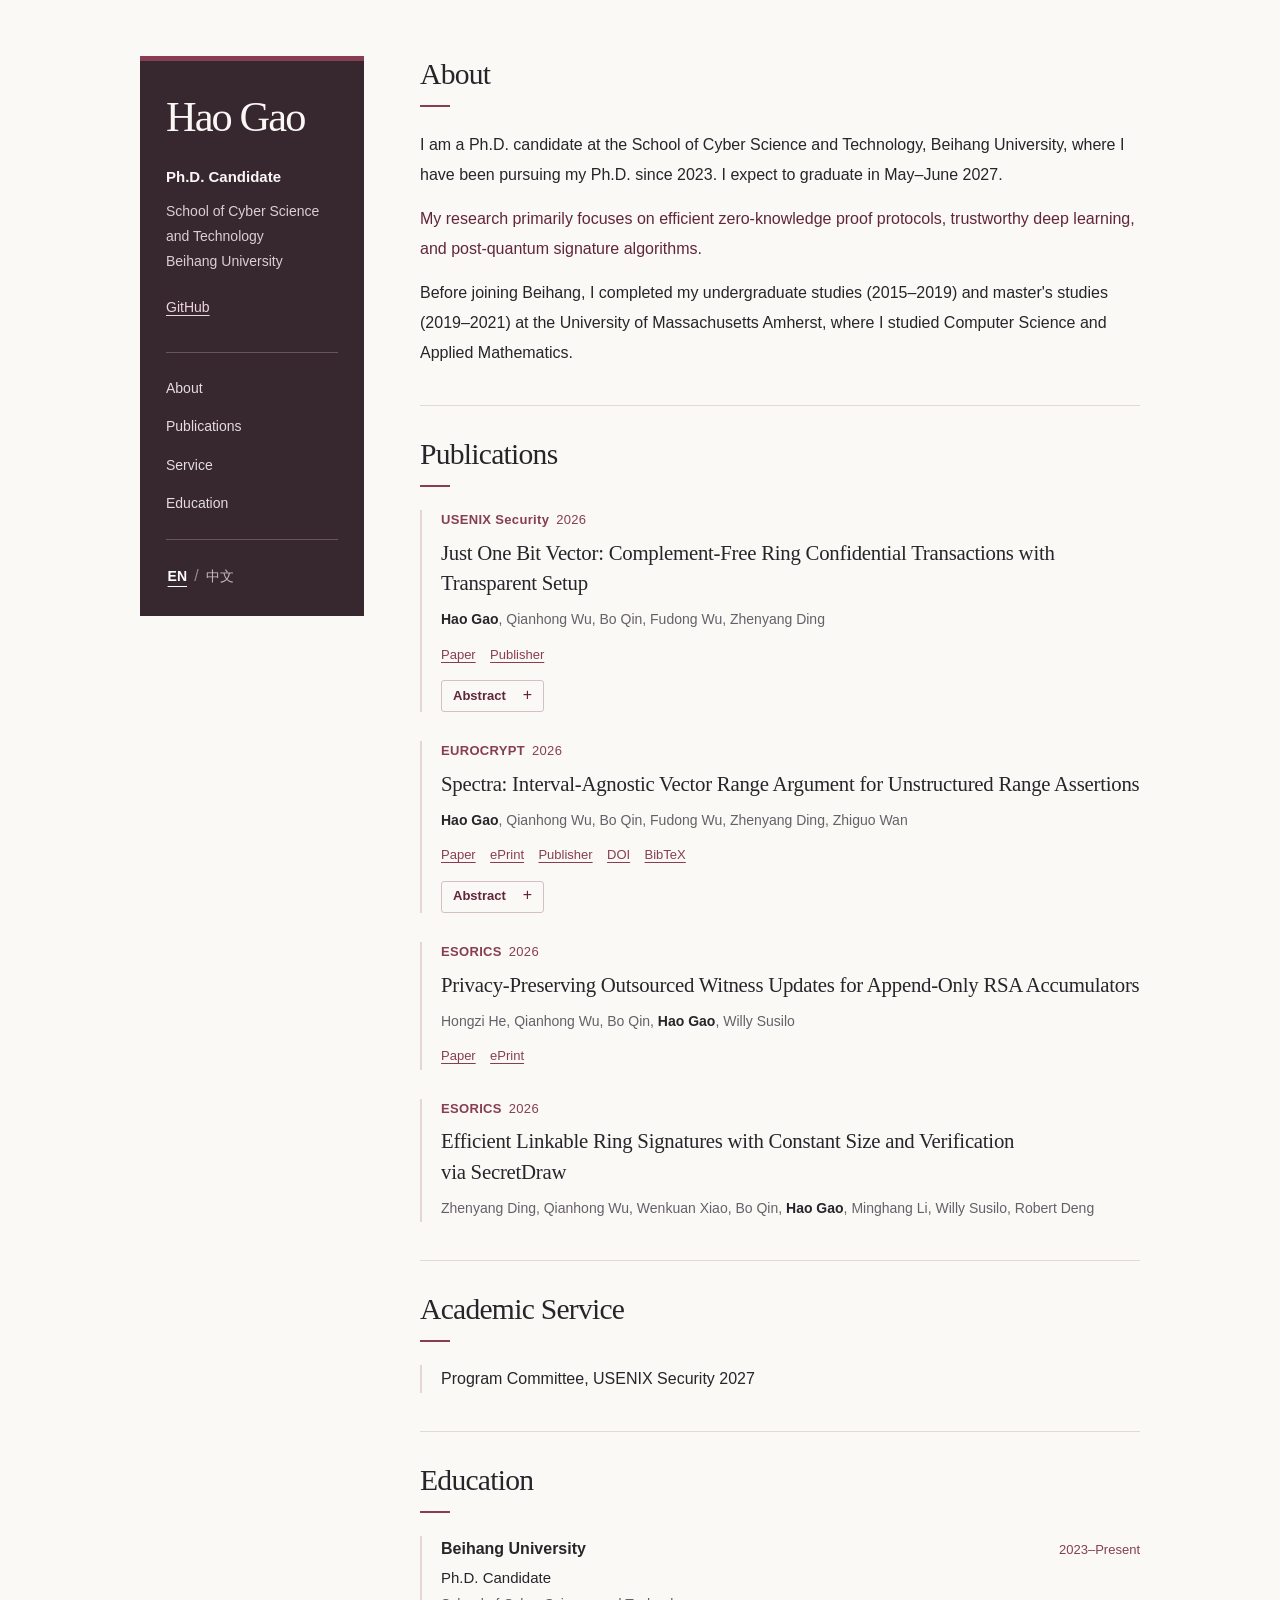
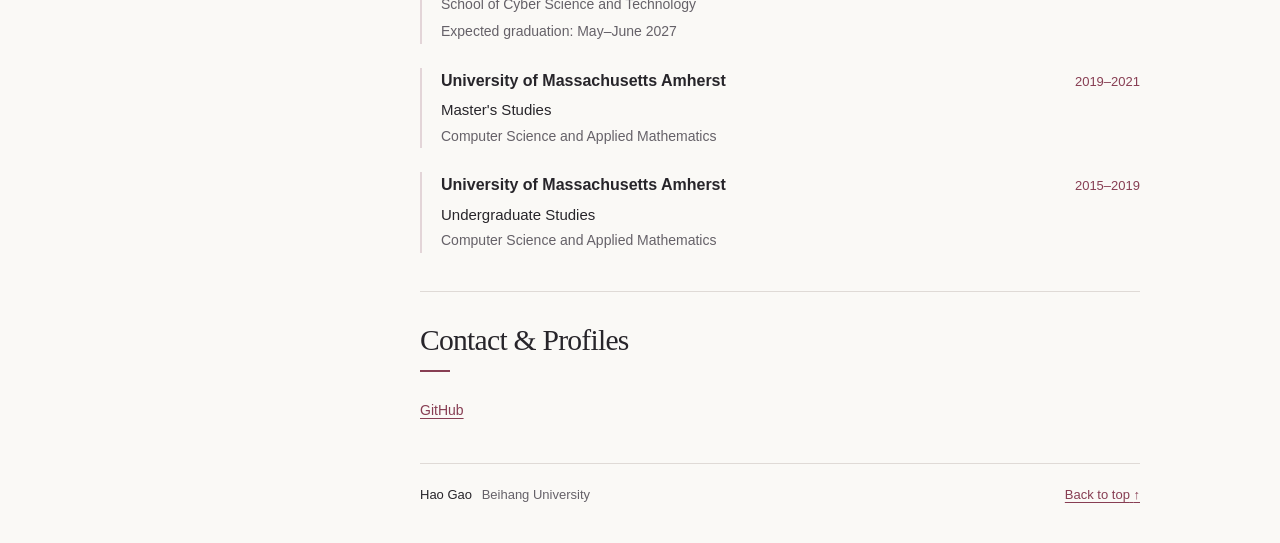
<file: index.html>
<!doctype html>
<html lang="en"><head>
      <meta charset="utf-8"><meta name="viewport" content="width=device-width, initial-scale=1">
      <title data-i18n="strings.title">Hao Gao — Zero-Knowledge Proofs &amp; Cryptography</title>
      <meta name="description" data-i18n="strings.description" data-i18n-attr="content" content="Hao Gao is a Ph.D. candidate at Beihang University researching efficient zero-knowledge proof protocols, trustworthy deep learning, and post-quantum signature algorithms.">
      <meta name="robots" content="index, follow">
      <meta name="theme-color" content="#faf9f6">
      <meta property="og:type" content="website"><meta property="og:site_name" content="Hao Gao">
      <meta property="og:title" data-i18n="strings.title" data-i18n-attr="content" content="Hao Gao — Zero-Knowledge Proofs &amp; Cryptography">
      <meta property="og:description" data-i18n="strings.description" data-i18n-attr="content" content="Hao Gao is a Ph.D. candidate at Beihang University researching efficient zero-knowledge proof protocols, trustworthy deep learning, and post-quantum signature algorithms.">
      <meta property="og:locale" content="en_US"><meta property="og:locale:alternate" content="zh_CN">
      <meta name="twitter:card" content="summary">
      <meta name="twitter:title" data-i18n="strings.title" data-i18n-attr="content" content="Hao Gao — Zero-Knowledge Proofs &amp; Cryptography">
      <meta name="twitter:description" data-i18n="strings.description" data-i18n-attr="content" content="Hao Gao is a Ph.D. candidate at Beihang University researching efficient zero-knowledge proof protocols, trustworthy deep learning, and post-quantum signature algorithms.">
      <link rel="canonical" href="https://haogaobill.github.io/"><meta property="og:url" content="https://haogaobill.github.io/"><link rel="icon" type="image/svg+xml" href="favicon.svg"><link rel="stylesheet" href="assets/css/style.css">
      <script type="application/ld+json">{"@context":"https://schema.org","@type":"Person","name":"Hao Gao","jobTitle":"Ph.D. Candidate","affiliation":{"@type":"Organization","name":"School of Cyber Science and Technology","parentOrganization":{"@type":"CollegeOrUniversity","name":"Beihang University"}},"description":"I am a Ph.D. candidate at the School of Cyber Science and Technology, Beihang University, where I have been pursuing my Ph.D. since 2023. I expect to graduate in May–June 2027. My research primarily focuses on efficient zero-knowledge proof protocols, trustworthy deep learning, and post-quantum signature algorithms. Before joining Beihang, I completed my undergraduate studies (2015–2019) and master's studies (2019–2021) at the University of Massachusetts Amherst, where I studied Computer Science and Applied Mathematics.","knowsAbout":["Efficient Zero-Knowledge Proof Protocols","Trustworthy Deep Learning","Post-Quantum Signature Algorithms"],"alumniOf":{"@type":"CollegeOrUniversity","name":"University of Massachusetts Amherst"},"sameAs":["https://github.com/haogaobill"],"url":"https://haogaobill.github.io/"}</script>
    </head><body id="top">
  <a class="skip-link" href="#main"><span data-i18n="strings.skip">Skip to main content</span></a>
  <div class="site-layout">
  <header class="identity-rail">
    <div class="identity">
      <div class="identity-main"><div><h1 lang="en">Hao Gao</h1>
        <p data-i18n="strings.position" class="role">Ph.D. Candidate</p>
        <p class="affiliation"><span data-i18n="strings.school">School of Cyber Science and Technology</span><br><span data-i18n="strings.university">Beihang University</span></p>
        <ul class="profile-links"><li><a href="https://github.com/haogaobill"><span data-i18n="strings.github">GitHub</span></a></li></ul>
      </div></div>
    </div>
    <nav class="navigation" data-i18n="strings.navigation" data-i18n-attr="aria-label" aria-label="Main navigation"><a href="#about"><span data-i18n="strings.about">About</span></a><a href="#publications"><span data-i18n="strings.navPublications">Publications</span></a><a href="#service"><span data-i18n="strings.navService">Service</span></a><a href="#education"><span data-i18n="strings.education">Education</span></a></nav>
    <div class="language-control" role="group" hidden data-i18n="strings.language" data-i18n-attr="aria-label" aria-label="Language">
      <button type="button" data-language="en" lang="en" aria-label="Read in English" aria-pressed="true">EN</button>
      <span aria-hidden="true">/</span>
      <button type="button" data-language="zh" lang="zh-CN" aria-label="切换为简体中文" aria-pressed="false">中文</button>
    </div>
  </header>
  <div class="content-column">
    <main id="main" tabindex="-1"><section class="section " id="about" aria-labelledby="about-heading"><h2 data-i18n="strings.about" id="about-heading">About</h2><div><div class="prose"><p data-i18n="strings.aboutPosition">I am a Ph.D. candidate at the School of Cyber Science and Technology, Beihang University, where I have been pursuing my Ph.D. since 2023. I expect to graduate in May–June 2027.</p><p data-i18n="strings.aboutResearch">My research primarily focuses on efficient zero-knowledge proof protocols, trustworthy deep learning, and post-quantum signature algorithms.</p><p data-i18n="strings.aboutEducation">Before joining Beihang, I completed my undergraduate studies (2015–2019) and master&#x27;s studies (2019–2021) at the University of Massachusetts Amherst, where I studied Computer Science and Applied Mathematics.</p></div></div></section><section class="section " id="publications" aria-labelledby="publications-heading"><h2 data-i18n="strings.publications" id="publications-heading">Publications</h2><div><article class="publication" id="one-bit-vector" aria-labelledby="one-bit-vector-title">
      <p class="venue" lang="en">USENIX Security <span>2026</span></p>
      <h3 id="one-bit-vector-title" lang="en">Just One Bit Vector: Complement-Free Ring Confidential Transactions with Transparent Setup</h3>
      <p class="authors" lang="en"><strong>Hao Gao</strong>, Qianhong Wu, Bo Qin, Fudong Wu, Zhenyang Ding</p><ul class="resource-links"><li><a href="https://www.usenix.org/system/files/usenixsecurity26-gao-hao.pdf"><span data-i18n="resources.paper">Paper</span><span class="sr-only" lang="en"> — Just One Bit Vector: Complement-Free Ring Confidential Transactions with Transparent Setup</span></a></li><li><a href="https://www.usenix.org/conference/usenixsecurity26/presentation/gao-hao"><span data-i18n="resources.publisher">Publisher</span><span class="sr-only" lang="en"> — Just One Bit Vector: Complement-Free Ring Confidential Transactions with Transparent Setup</span></a></li></ul><details class="abstract">
          <summary><span data-i18n="strings.showAbstract" class="when-closed">Abstract</span><span data-i18n="strings.hideAbstract" class="when-open">Hide abstract</span><span class="abstract-icon" aria-hidden="true"></span></summary>
          <div class="abstract-body"><p data-i18n="abstracts.one-bit-vector">Ring Confidential Transactions (RingCTs) rely on their signature schemes to ensure transaction validity while preserving user privacy. In the discrete-logarithm setting, state-of-the-art RingCT signatures leverage Bulletproof as their backbone.

In this work, we conduct a thorough analysis of existing Bulletproof-based RingCT signatures and identify two pervasive sources of inefficiency: (i) redundant complement advice induced by binary constraints, and (ii) substantial overhead incurred by defenses against the Knowledge-of-Known-Discrete-Logarithm (KKDL) issue. We present new techniques that eliminate the first inefficiency and significantly reduce the second.

We introduce the Weighted-Norm Inner Linear Argument (WNILA) as a new compression pivot and leverage it to design zero-knowledge proofs that capture constraints arising in RingCT without introducing complement advice. We then adopt the techniques of Omniring and Lin et al. to unify the K-Weight and K-Link techniques proposed by ZGSX23 and BulletCT. Building on this framework, we derive three RingCT signature schemes: UniBit, UniBit+, and UniBitRange.

We implement all three schemes and benchmark them against BulletCT and Omniring⋆ under practical parameter regimes. Our experimental results demonstrate 2.5–40× improvements in signing and verification speed over Omniring⋆, and 1.6–2.3× signing speedups together with up to 1.65× verification speedup over BulletCT, while achieving comparable signature sizes.</p><a class="abstract-source" href="https://www.usenix.org/system/files/usenixsecurity26-gao-hao.pdf"><span data-i18n="strings.abstractSource">Original abstract</span></a></div>
        </details>
    </article><article class="publication" id="spectra" aria-labelledby="spectra-title">
      <p class="venue" lang="en">EUROCRYPT <span>2026</span></p>
      <h3 id="spectra-title" lang="en">Spectra: Interval-Agnostic Vector Range Argument for Unstructured Range Assertions</h3>
      <p class="authors" lang="en"><strong>Hao Gao</strong>, Qianhong Wu, Bo Qin, Fudong Wu, Zhenyang Ding, Zhiguo Wan</p><ul class="resource-links"><li><a href="https://eprint.iacr.org/2026/339.pdf"><span data-i18n="resources.paper">Paper</span><span class="sr-only" lang="en"> — Spectra: Interval-Agnostic Vector Range Argument for Unstructured Range Assertions</span></a></li><li><a href="https://eprint.iacr.org/2026/339"><span data-i18n="resources.eprint">ePrint</span><span class="sr-only" lang="en"> — Spectra: Interval-Agnostic Vector Range Argument for Unstructured Range Assertions</span></a></li><li><a href="https://link.springer.com/chapter/10.1007/978-3-032-25336-1_6"><span data-i18n="resources.publisher">Publisher</span><span class="sr-only" lang="en"> — Spectra: Interval-Agnostic Vector Range Argument for Unstructured Range Assertions</span></a></li><li><a href="https://doi.org/10.1007/978-3-032-25336-1_6"><span data-i18n="resources.doi">DOI</span><span class="sr-only" lang="en"> — Spectra: Interval-Agnostic Vector Range Argument for Unstructured Range Assertions</span></a></li><li><a href="https://citation-needed.springer.com/v2/references/10.1007/978-3-032-25336-1_6?format=bibtex&amp;flavour=citation"><span data-i18n="resources.bibtex">BibTeX</span><span class="sr-only" lang="en"> — Spectra: Interval-Agnostic Vector Range Argument for Unstructured Range Assertions</span></a></li></ul><details class="abstract">
          <summary><span data-i18n="strings.showAbstract" class="when-closed">Abstract</span><span data-i18n="strings.hideAbstract" class="when-open">Hide abstract</span><span class="abstract-icon" aria-hidden="true"></span></summary>
          <div class="abstract-body"><p data-i18n="abstracts.spectra">A structured vector range argument proves that a committed vector v lies in a well-structured range of the form [0, 2ᵈ − 1]. This structure makes the protocol extremely efficient, although it cannot handle more sophisticated range assertions, such as those arising from non-membership attestations. To address this gap, we study a more general setting not captured by prior constructions.

In this setting, for each i, the admissible integer set for vᵢ is a union of k intervals Rᵢ := ⋃ⱼ₌₀ᵏ⁻¹ [lᵢⱼ, rᵢⱼ]. In this work, we present novel techniques to prove that v ∈ ℤₚⁿ lies within R₀ × R₁ × ⋯ × Rₙ₋₁. We first introduce RangeLift, a generic compiler that lifts a structured vector range argument to support such unstructured range assertions.

Then we present Spectra, a realization of RangeLift over the KZG-based vector commitment scheme. Spectra achieves succinct communication and verifier time; its prover complexity is O(n (log N / log log N) · log(n log N / log log N)), where N upper bounds the maximum interval size across all Rᵢ.

Notably, Spectra is interval-agnostic, meaning its prover complexity is independent of the number of intervals k; therefore, its prover cost matches the single-interval case even when each Rᵢ is composed of hundreds of thousands of intervals. We also obtain two new structured vector range arguments and a batching-friendly variant of the Cq⁺ lookup argument (PKC’24), which are also of independent interest.

Experiments show that Spectra outperforms well-known curve-based vector range arguments on standard metrics while supporting strictly more expressive range assertions.</p><a class="abstract-source" href="https://eprint.iacr.org/2026/339"><span data-i18n="strings.abstractSource">Original abstract</span></a></div>
        </details>
    </article><article class="publication" id="outsourced-witness-updates" aria-labelledby="outsourced-witness-updates-title">
      <p class="venue" lang="en">ESORICS <span>2026</span></p>
      <h3 id="outsourced-witness-updates-title" lang="en">Privacy-Preserving Outsourced Witness Updates for Append-Only RSA Accumulators</h3>
      <p class="authors" lang="en">Hongzi He, Qianhong Wu, Bo Qin, <strong>Hao Gao</strong>, Willy Susilo</p><ul class="resource-links"><li><a href="https://eprint.iacr.org/2026/1283.pdf"><span data-i18n="resources.paper">Paper</span><span class="sr-only" lang="en"> — Privacy-Preserving Outsourced Witness Updates for Append-Only RSA Accumulators</span></a></li><li><a href="https://eprint.iacr.org/2026/1283"><span data-i18n="resources.eprint">ePrint</span><span class="sr-only" lang="en"> — Privacy-Preserving Outsourced Witness Updates for Append-Only RSA Accumulators</span></a></li></ul>
    </article><article class="publication" id="secretdraw" aria-labelledby="secretdraw-title">
      <p class="venue" lang="en">ESORICS <span>2026</span></p>
      <h3 id="secretdraw-title" lang="en">Efficient Linkable Ring Signatures with Constant Size and Verification via SecretDraw</h3>
      <p class="authors" lang="en">Zhenyang Ding, Qianhong Wu, Wenkuan Xiao, Bo Qin, <strong>Hao Gao</strong>, Minghang Li, Willy Susilo, Robert Deng</p>
    </article></div></section><section class="section " id="service" aria-labelledby="service-heading"><h2 data-i18n="strings.service" id="service-heading">Academic Service</h2><div><ul class="service-list"><li data-i18n="service.0">Program Committee, USENIX Security 2027</li></ul></div></section><section class="section " id="education" aria-labelledby="education-heading"><h2 data-i18n="strings.education" id="education-heading">Education</h2><div><article class="education-entry">
          <div class="education-heading"><h3 data-i18n="education.0.institution">Beihang University</h3><span data-i18n="education.0.dates" class="education-dates">2023–Present</span></div>
          <p data-i18n="education.0.position" class="education-position">Ph.D. Candidate</p>
          <p data-i18n="education.0.department" class="education-department">School of Cyber Science and Technology</p><p data-i18n="education.0.note" class="education-note">Expected graduation: May–June 2027</p>
        </article><article class="education-entry">
          <div class="education-heading"><h3 data-i18n="education.1.institution">University of Massachusetts Amherst</h3><span data-i18n="education.1.dates" class="education-dates">2019–2021</span></div>
          <p data-i18n="education.1.position" class="education-position">Master&#x27;s Studies</p>
          <p data-i18n="education.1.department" class="education-department">Computer Science and Applied Mathematics</p>
        </article><article class="education-entry">
          <div class="education-heading"><h3 data-i18n="education.2.institution">University of Massachusetts Amherst</h3><span data-i18n="education.2.dates" class="education-dates">2015–2019</span></div>
          <p data-i18n="education.2.position" class="education-position">Undergraduate Studies</p>
          <p data-i18n="education.2.department" class="education-department">Computer Science and Applied Mathematics</p>
        </article></div></section><section class="section contact-section" id="contact" aria-labelledby="contact-heading"><h2 data-i18n="strings.contact" id="contact-heading">Contact &amp; Profiles</h2><div><ul class="profile-links"><li><a href="https://github.com/haogaobill"><span data-i18n="strings.github">GitHub</span></a></li></ul></div></section></main>
    <footer class="footer"><p class="footer-identity"><strong lang="en">Hao Gao</strong><span data-i18n="strings.university">Beihang University</span></p><a href="#top"><span data-i18n="strings.backTop">Back to top</span> <span aria-hidden="true">↑</span></a></footer>
  </div></div>
  <script type="application/json" id="site-data">{"strings":{"title":{"en":"Hao Gao — Zero-Knowledge Proofs & Cryptography","zh":"Hao Gao — 零知识证明与密码学"},"description":{"en":"Hao Gao is a Ph.D. candidate at Beihang University researching efficient zero-knowledge proof protocols, trustworthy deep learning, and post-quantum signature algorithms.","zh":"Hao Gao，北京航空航天大学网络空间安全学院博士研究生，主要研究高效零知识证明协议、可信深度学习与抗量子签名算法。"},"skip":{"en":"Skip to main content","zh":"跳至主要内容"},"navigation":{"en":"Main navigation","zh":"主导航"},"language":{"en":"Language","zh":"语言"},"about":{"en":"About","zh":"关于"},"publications":{"en":"Publications","zh":"发表论文"},"navPublications":{"en":"Publications","zh":"论文"},"research":{"en":"Research Interests","zh":"研究方向"},"navResearch":{"en":"Research","zh":"研究方向"},"service":{"en":"Academic Service","zh":"学术服务"},"navService":{"en":"Service","zh":"学术服务"},"education":{"en":"Education","zh":"教育经历"},"contact":{"en":"Contact & Profiles","zh":"联系与学术主页"},"profiles":{"en":"Academic profiles and contact","zh":"学术主页与联系方式"},"position":{"en":"Ph.D. Candidate","zh":"博士研究生"},"school":{"en":"School of Cyber Science and Technology","zh":"网络空间安全学院"},"university":{"en":"Beihang University","zh":"北京航空航天大学"},"affiliation":{"en":"School of Cyber Science and Technology, Beihang University","zh":"北京航空航天大学网络空间安全学院"},"aboutPosition":{"en":"I am a Ph.D. candidate at the School of Cyber Science and Technology, Beihang University, where I have been pursuing my Ph.D. since 2023. I expect to graduate in May–June 2027.","zh":"我目前是北京航空航天大学网络空间安全学院博士研究生，自 2023 年起在北航攻读博士学位，预计于 2027 年 5–6 月毕业。"},"aboutResearch":{"en":"My research primarily focuses on efficient zero-knowledge proof protocols, trustworthy deep learning, and post-quantum signature algorithms.","zh":"我的研究主要聚焦于高效零知识证明协议，可信深度学习与抗量子签名算法。"},"aboutEducation":{"en":"Before joining Beihang, I completed my undergraduate studies (2015–2019) and master's studies (2019–2021) at the University of Massachusetts Amherst, where I studied Computer Science and Applied Mathematics.","zh":"在此之前，我于 2015–2019 年和 2019–2021 年分别在 University of Massachusetts Amherst 完成本科和硕士阶段学习，学习方向包括计算机科学与应用数学。"},"backTop":{"en":"Back to top","zh":"返回顶部"},"email":{"en":"Email","zh":"邮箱"},"scholar":{"en":"Google Scholar","zh":"Google Scholar"},"dblp":{"en":"DBLP","zh":"DBLP"},"github":{"en":"GitHub","zh":"GitHub"},"orcid":{"en":"ORCID","zh":"ORCID"},"cv":{"en":"CV","zh":"CV"},"portraitAlt":{"en":"Hao Gao","zh":"Hao Gao"},"notFoundTitle":{"en":"Page not found — Hao Gao","zh":"未找到页面 — Hao Gao"},"notFound":{"en":"Page not found","zh":"未找到页面"},"notFoundText":{"en":"The page may have moved, or the address may be incorrect.","zh":"页面可能已移动，或你访问的地址有误。"},"returnHome":{"en":"Return to homepage","zh":"返回主页"},"showAbstract":{"en":"Abstract","zh":"展开摘要"},"hideAbstract":{"en":"Hide abstract","zh":"收起摘要"},"abstractSource":{"en":"Original abstract","zh":"英文原文 · 以上为中文译文"}},"education":[{"institution":{"en":"Beihang University","zh":"北京航空航天大学"},"position":{"en":"Ph.D. Candidate","zh":"博士研究生"},"department":{"en":"School of Cyber Science and Technology","zh":"网络空间安全学院"},"dates":{"en":"2023–Present","zh":"2023–至今"},"note":{"en":"Expected graduation: May–June 2027","zh":"预计于 2027 年 5–6 月毕业"}},{"institution":{"en":"University of Massachusetts Amherst","zh":"University of Massachusetts Amherst"},"position":{"en":"Master's Studies","zh":"硕士阶段"},"department":{"en":"Computer Science and Applied Mathematics","zh":"计算机科学与应用数学"},"dates":{"en":"2019–2021","zh":"2019–2021"}},{"institution":{"en":"University of Massachusetts Amherst","zh":"University of Massachusetts Amherst"},"position":{"en":"Undergraduate Studies","zh":"本科阶段"},"department":{"en":"Computer Science and Applied Mathematics","zh":"计算机科学与应用数学"},"dates":{"en":"2015–2019","zh":"2015–2019"}}],"research":[{"en":"Efficient Zero-Knowledge Proof Protocols","zh":"高效零知识证明协议"},{"en":"Trustworthy Deep Learning","zh":"可信深度学习"},{"en":"Post-Quantum Signature Algorithms","zh":"抗量子签名算法"}],"service":[{"en":"Program Committee, USENIX Security 2027","zh":"USENIX Security 2027 程序委员会委员"}],"resources":{"paper":{"en":"Paper","zh":"论文"},"eprint":{"en":"ePrint","zh":"ePrint"},"publisher":{"en":"Publisher","zh":"出版页面"},"doi":{"en":"DOI","zh":"DOI"},"code":{"en":"Code","zh":"代码"},"slides":{"en":"Slides","zh":"报告幻灯片"},"bibtex":{"en":"BibTeX","zh":"BibTeX"}},"abstracts":{"one-bit-vector":{"en":"Ring Confidential Transactions (RingCTs) rely on their signature schemes to ensure transaction validity while preserving user privacy. In the discrete-logarithm setting, state-of-the-art RingCT signatures leverage Bulletproof as their backbone.\n\nIn this work, we conduct a thorough analysis of existing Bulletproof-based RingCT signatures and identify two pervasive sources of inefficiency: (i) redundant complement advice induced by binary constraints, and (ii) substantial overhead incurred by defenses against the Knowledge-of-Known-Discrete-Logarithm (KKDL) issue. We present new techniques that eliminate the first inefficiency and significantly reduce the second.\n\nWe introduce the Weighted-Norm Inner Linear Argument (WNILA) as a new compression pivot and leverage it to design zero-knowledge proofs that capture constraints arising in RingCT without introducing complement advice. We then adopt the techniques of Omniring and Lin et al. to unify the K-Weight and K-Link techniques proposed by ZGSX23 and BulletCT. Building on this framework, we derive three RingCT signature schemes: UniBit, UniBit+, and UniBitRange.\n\nWe implement all three schemes and benchmark them against BulletCT and Omniring⋆ under practical parameter regimes. Our experimental results demonstrate 2.5–40× improvements in signing and verification speed over Omniring⋆, and 1.6–2.3× signing speedups together with up to 1.65× verification speedup over BulletCT, while achieving comparable signature sizes.","zh":"环机密交易（RingCT）依靠其签名方案，在保护用户隐私的同时确保交易有效性。在离散对数设置下，当前最先进的 RingCT 签名以 Bulletproof 为基础。\n\n本文深入分析了现有基于 Bulletproof 的 RingCT 签名，发现两类普遍存在的效率问题：（i）二进制约束引入的冗余补向量辅助信息；（ii）防御已知离散对数知识（Knowledge-of-Known-Discrete-Logarithm，KKDL）问题所产生的大量开销。我们提出新技术，消除了第一类低效因素，并显著降低了第二类开销。\n\n我们引入加权范数内线性论证（Weighted-Norm Inner Linear Argument，WNILA）作为新的压缩核心，并以此设计零知识证明，在不引入补向量辅助信息的情况下表达 RingCT 中的约束。随后，我们采用 Omniring 及 Lin 等人的技术，统一了 ZGSX23 和 BulletCT 分别提出的 K-Weight 与 K-Link 技术。在此框架上，我们构建了三种 RingCT 签名方案：UniBit、UniBit+ 和 UniBitRange。\n\n我们实现了这三种方案，并在实际参数设置下与 BulletCT 和 Omniring⋆ 进行了基准比较。实验结果表明，在签名大小相当的情况下，相比 Omniring⋆，我们的签名与验证速度达到其 2.5–40 倍；相比 BulletCT，签名速度达到其 1.6–2.3 倍，验证速度最高达到其 1.65 倍。","source":"https://www.usenix.org/system/files/usenixsecurity26-gao-hao.pdf"},"spectra":{"en":"A structured vector range argument proves that a committed vector v lies in a well-structured range of the form [0, 2ᵈ − 1]. This structure makes the protocol extremely efficient, although it cannot handle more sophisticated range assertions, such as those arising from non-membership attestations. To address this gap, we study a more general setting not captured by prior constructions.\n\nIn this setting, for each i, the admissible integer set for vᵢ is a union of k intervals Rᵢ := ⋃ⱼ₌₀ᵏ⁻¹ [lᵢⱼ, rᵢⱼ]. In this work, we present novel techniques to prove that v ∈ ℤₚⁿ lies within R₀ × R₁ × ⋯ × Rₙ₋₁. We first introduce RangeLift, a generic compiler that lifts a structured vector range argument to support such unstructured range assertions.\n\nThen we present Spectra, a realization of RangeLift over the KZG-based vector commitment scheme. Spectra achieves succinct communication and verifier time; its prover complexity is O(n (log N / log log N) · log(n log N / log log N)), where N upper bounds the maximum interval size across all Rᵢ.\n\nNotably, Spectra is interval-agnostic, meaning its prover complexity is independent of the number of intervals k; therefore, its prover cost matches the single-interval case even when each Rᵢ is composed of hundreds of thousands of intervals. We also obtain two new structured vector range arguments and a batching-friendly variant of the Cq⁺ lookup argument (PKC’24), which are also of independent interest.\n\nExperiments show that Spectra outperforms well-known curve-based vector range arguments on standard metrics while supporting strictly more expressive range assertions.","zh":"结构化向量范围论证用于证明一个已承诺向量 v 位于形如 [0, 2ᵈ − 1] 的规则范围内。这种结构使协议极为高效，但无法处理更复杂的范围断言，例如非成员证明中出现的断言。为填补这一空白，我们研究了以往构造未能涵盖的更一般设置。\n\n在此设置下，对于每个 i，vᵢ 的允许整数集合是 k 个区间的并集 Rᵢ := ⋃ⱼ₌₀ᵏ⁻¹ [lᵢⱼ, rᵢⱼ]。本文提出新技术，用于证明 v ∈ ℤₚⁿ 位于 R₀ × R₁ × ⋯ × Rₙ₋₁ 中。我们首先提出 RangeLift，这是一种通用编译器，可将结构化向量范围论证扩展为支持此类非结构化范围断言的论证。\n\n随后，我们提出 Spectra，即在基于 KZG 的向量承诺方案上对 RangeLift 的实例化。Spectra 实现了简洁的通信开销和验证时间；其证明者复杂度为 O(n (log N / log log N) · log(n log N / log log N))，其中 N 是所有 Rᵢ 中最大区间大小的上界。\n\n值得关注的是，Spectra 具有区间无关性，即其证明者复杂度与区间数量 k 无关。因此，即使每个 Rᵢ 由数十万个区间组成，证明者开销仍与单区间情形相当。我们还得到两种新的结构化向量范围论证，以及 Cq⁺ 查表论证（PKC’24）的一个便于批处理的变体；这些结果本身也具有独立研究价值。\n\n实验表明，Spectra 在标准指标上优于若干知名的基于曲线的向量范围论证，同时支持表达能力严格更强的范围断言。","source":"https://eprint.iacr.org/2026/339"}}}</script><script src="assets/js/main.js"></script>
</body></html>
</file>
<file: assets/css/style.css>
:root {
  color-scheme: light;
  --paper: #faf9f6; --ink: #27252a; --muted: #656168;
  --accent: #873e53; --accent-dark: #62263a; --tint: #f2ecec;
  --rail: #37272f; --rule: #dfdad6;
  --serif: Georgia, "Times New Roman", "Songti SC", "STSong", serif;
  --sans: -apple-system, BlinkMacSystemFont, "Segoe UI", "PingFang SC", "Hiragino Sans GB", "Microsoft YaHei", sans-serif;
}
* { box-sizing: border-box; }
html { scroll-padding-top: 2rem; }
body { margin: 0; background: var(--paper); color: var(--ink); font: 1rem/1.75 var(--sans); -webkit-text-size-adjust: 100%; }
a, button, summary { -webkit-tap-highlight-color: transparent; }
button { font: inherit; }
a { color: var(--accent); text-decoration-thickness: 1px; text-underline-offset: .23em; }
a:hover { color: var(--accent-dark); }
a:focus-visible, button:focus-visible, summary:focus-visible, [tabindex="-1"]:focus-visible { outline: 2px solid var(--accent); outline-offset: 5px; border-radius: 2px; }
p, h1, h2, h3 { margin: 0; }
ul { padding: 0; margin: 0; }
[hidden] { display: none !important; }
.sr-only { position: absolute; width: 1px; height: 1px; padding: 0; margin: -1px; overflow: hidden; clip-path: inset(50%); white-space: nowrap; border: 0; }
.skip-link { position: absolute; top: -100px; left: 1rem; padding: .5rem .8rem; background: var(--paper); z-index: 10; }
.skip-link:focus { top: .5rem; }
.site-layout { width: min(1000px, calc(100% - 80px)); margin: 56px auto 0; display: grid; grid-template-columns: 224px minmax(0, 1fr); gap: 56px; align-items: start; }
.identity-rail { position: sticky; top: 40px; padding: 32px 26px 24px; background: var(--rail); color: #faf7f5; border-top: 5px solid var(--accent); }
h1 { font: 400 2.65rem/1.15 var(--serif); letter-spacing: -.045em; white-space: nowrap; }
.role { margin-top: 22px; font-weight: 600; font-size: .9375rem; }
.affiliation { color: #d9cfd3; font-size: .875rem; line-height: 1.8; margin-top: 9px; }
.navigation { display: flex; flex-direction: column; gap: 4px; margin-top: 30px; padding-block: 18px; border-block: 1px solid #68545e; }
.navigation a { color: #e4dce0; text-decoration: none; font-size: .875rem; padding: 5px 0; width: fit-content; }
.navigation a:hover { color: #fff; text-decoration: underline; text-decoration-color: #d9a5b5; }
.language-control { display: flex; align-items: center; gap: .35rem; margin-top: 20px; white-space: nowrap; }
.language-control > span { color: #9a8690; }
.language-control button { padding: .25rem .1rem; border: 0; background: none; color: #c8b8bf; cursor: pointer; font-size: .875rem; min-height: 32px; }
.language-control button[aria-pressed="true"] { color: #fff; font-weight: 650; text-decoration: underline; text-underline-offset: 5px; }
.identity-rail a:focus-visible, .identity-rail button:focus-visible { outline-color: #f0c5d2; }
.profile-links { display: flex; flex-wrap: wrap; list-style: none; gap: .25rem 1rem; margin-top: 18px; font-size: .875rem; }
.profile-links a { display: inline-block; padding-block: .15rem; }
.identity-rail .profile-links a { color: #ecd5dd; }
.cv-link { font-weight: 700; }
.headshot { display: block; width: 120px; height: 150px; object-fit: cover; margin-bottom: 24px; }
.section { padding-bottom: 38px; scroll-margin-top: 2rem; }
.section + .section { padding-top: 30px; border-top: 1px solid var(--rule); }
.section > h2 { font: 400 1.85rem/1.25 var(--serif); letter-spacing: -.025em; margin-bottom: 23px; }
.section > h2::after { content: ""; display: block; width: 30px; height: 2px; margin-top: 12px; background: var(--accent); }
.prose { font-size: 1rem; line-height: 1.85; }
.prose p + p { margin-top: 15px; }
.prose p:nth-child(2) { color: var(--accent-dark); }
.publication { padding-left: 19px; border-left: 2px solid #e3d5d8; }
.publication + .publication { margin-top: 29px; }
.publication h3 { font: 400 1.3rem/1.45 var(--serif); letter-spacing: -.012em; text-wrap: pretty; margin-top: 7px; }
.venue { color: var(--accent); font-size: .8125rem; line-height: 1.6; font-weight: 700; letter-spacing: .025em; }
.venue > span { font-weight: 500; margin-left: 3px; }
.authors { color: var(--muted); font-size: .875rem; line-height: 1.85; margin-top: 9px; }
.authors strong { color: var(--ink); font-weight: 650; }
.resource-links { display: flex; flex-wrap: wrap; list-style: none; gap: .25rem .9rem; margin-top: 9px; font-size: .8125rem; }
.resource-links a { display: inline-block; padding-block: .1rem; }
.abstract { margin-top: 12px; }
.abstract summary { display: flex; align-items: center; gap: 17px; width: fit-content; min-height: 32px; padding: 3px 11px; border: 1px solid #d5bec5; border-radius: 3px; cursor: pointer; color: var(--accent-dark); font-size: .8125rem; font-weight: 550; list-style: none; }
.abstract summary::-webkit-details-marker { display: none; }
.abstract summary::marker { content: ""; }
.abstract summary:hover { background: var(--tint); border-color: var(--accent); }
.abstract-icon::after { content: "+"; font-size: 1rem; font-weight: 400; line-height: 1; }
.abstract[open] .abstract-icon::after { content: "−"; }
.abstract .when-open, .abstract[open] .when-closed { display: none; }
.abstract[open] .when-open { display: inline; }
.abstract-body { background: var(--tint); border-left: 2px solid var(--accent); margin-top: 13px; padding: 18px 21px; font-size: .9375rem; line-height: 1.9; overflow-wrap: anywhere; }
.abstract-body > p { white-space: pre-line; }
.abstract-source { display: inline-block; margin-top: 12px; font-size: .8125rem; }
.service-list { list-style: none; font-size: 1rem; }
.service-list li { padding-left: 19px; border-left: 2px solid #e3d5d8; }
.service-list li + li { margin-top: 12px; }
.education-entry { padding-left: 19px; border-left: 2px solid #e3d5d8; }
.education-entry + .education-entry { margin-top: 24px; }
.education-heading { display: flex; align-items: baseline; justify-content: space-between; gap: 6px 20px; }
.education-heading h3 { font-size: 1rem; font-weight: 650; line-height: 1.6; }
.education-dates { color: var(--accent); font-size: .8125rem; white-space: nowrap; font-variant-numeric: tabular-nums; }
.education-position { font-size: .9375rem; margin-top: 4px; }
.education-department, .education-note { color: var(--muted); font-size: .875rem; }
.education-note { margin-top: 3px; }
.contact-section .profile-links { margin-top: 0; }
.footer { display: flex; justify-content: space-between; gap: 1rem; border-top: 1px solid var(--rule); padding-block: 20px 36px; color: var(--muted); font-size: .8125rem; }
.footer-identity { display: flex; flex-wrap: wrap; gap: .1rem .6rem; }
.footer-identity strong { font-weight: 500; color: var(--ink); }
.footer a { white-space: nowrap; }
:lang(zh-CN) .prose { line-height: 1.95; }
:lang(zh-CN) .section > h2 { font-family: var(--sans); font-size: 1.4rem; font-weight: 600; letter-spacing: 0; }
:lang(zh-CN) .abstract-body { line-height: 2; }
.shell { width: min(900px, calc(100% - 64px)); margin-inline: auto; }
.error-page { min-height: 100vh; display: flex; flex-direction: column; border-top: 5px solid var(--accent); }
.topbar { display: flex; justify-content: space-between; align-items: center; padding-block: 20px; border-bottom: 1px solid var(--rule); }
.wordmark { color: var(--ink); font: 700 1.1rem var(--serif); text-decoration: none; }
.error-page .language-control { margin-top: 0; }
.error-page .language-control button { color: var(--muted); }
.error-page .language-control button[aria-pressed="true"] { color: var(--accent); }
.error-main { flex: 1; padding-block: 90px 110px; }
.error-number { color: var(--accent); font-size: .875rem; margin-bottom: 18px; }
.error-main h1 { font-size: 2.25rem; letter-spacing: -.02em; white-space: normal; }
.error-main p { margin-top: 20px; color: var(--muted); }
.error-main .home-link { display: inline-block; margin-top: 22px; }
@media (max-width: 1000px) {
  .site-layout { width: calc(100% - 56px); grid-template-columns: 205px minmax(0, 1fr); gap: 35px; margin-top: 32px; }
  .identity-rail { padding-inline: 22px; top: 28px; }
  h1 { font-size: 2.45rem; }
  .education-heading { flex-wrap: wrap; gap: 0 12px; }
}
@media (max-width: 760px) {
  .site-layout { display: block; width: calc(100% - 40px); margin-top: 20px; }
  .identity-rail { position: relative; top: auto; padding: 24px; }
  .identity-main { display: flex; align-items: center; gap: 20px; }
  h1 { font-size: 2.6rem; }
  .role { margin-top: 13px; }
  .affiliation { margin-top: 4px; }
  .headshot { width: 90px; height: 113px; margin-bottom: 0; }
  .navigation { flex-direction: row; flex-wrap: wrap; gap: 4px 23px; margin-top: 20px; padding-block: 12px; border-bottom: 0; }
  .language-control { position: absolute; right: 23px; top: 27px; margin-top: 0; }
  .identity-rail .identity { padding-right: 65px; }
  .content-column { padding-top: 32px; }
  .section { padding-bottom: 30px; }
  .section + .section { padding-top: 27px; }
  .section > h2 { font-size: 1.75rem; margin-bottom: 21px; }
  .publication { padding-left: 14px; }
  .publication h3 { font-size: 1.25rem; }
  .publication + .publication { margin-top: 29px; }
  .venue, .resource-links, .abstract summary, .abstract-source { font-size: .875rem; }
  .resource-links a { padding-block: .25rem; }
  .abstract-body { padding: 15px; font-size: .9375rem; }
  .education-heading { display: block; }
  .education-dates { display: block; font-size: .875rem; margin-top: 2px; }
  .footer-identity { flex-direction: column; }
}
@media (max-width: 420px) {
  .identity-rail { padding: 22px 20px 12px; }
  h1 { font-size: 2.25rem; }
  .language-control { right: 20px; top: 23px; gap: .25rem; }
  .identity-rail .identity { padding-right: 0; }
  .identity-main { gap: 13px; }
  .identity-main:has(.headshot) { padding-top: 38px; }
  .navigation { gap: 4px 20px; }
  .prose { font-size: 1rem; }
}
@media (prefers-reduced-motion: reduce) {
  *, *::before, *::after { scroll-behavior: auto !important; animation: none !important; transition: none !important; }
}
@media print {
  :root { --paper: #fff; --ink: #000; --muted: #333; --accent: #333; --accent-dark: #222; --tint: #f5f5f5; }
  body { font-size: 10pt; }
  .site-layout { width: 100%; display: block; margin-top: 0; }
  .identity-rail { position: static; padding: 0 0 20px; color: #000; background: transparent; border: 0; }
  .affiliation, .identity-rail .profile-links a { color: #333; }
  .identity-main { display: flex; gap: 20px; }
  .identity-rail .identity { padding-right: 0; }
  h1 { font-size: 28pt; }
  .navigation, .language-control, .skip-link, .footer > a { display: none; }
  .section, .section + .section { padding-block: 18px; }
  .section > h2 { font-size: 18pt; margin-bottom: 15px; }
  .publication, .education-entry { break-inside: avoid; }
  h2, h3 { break-after: avoid; }
  a { color: inherit; }
}
</file>
